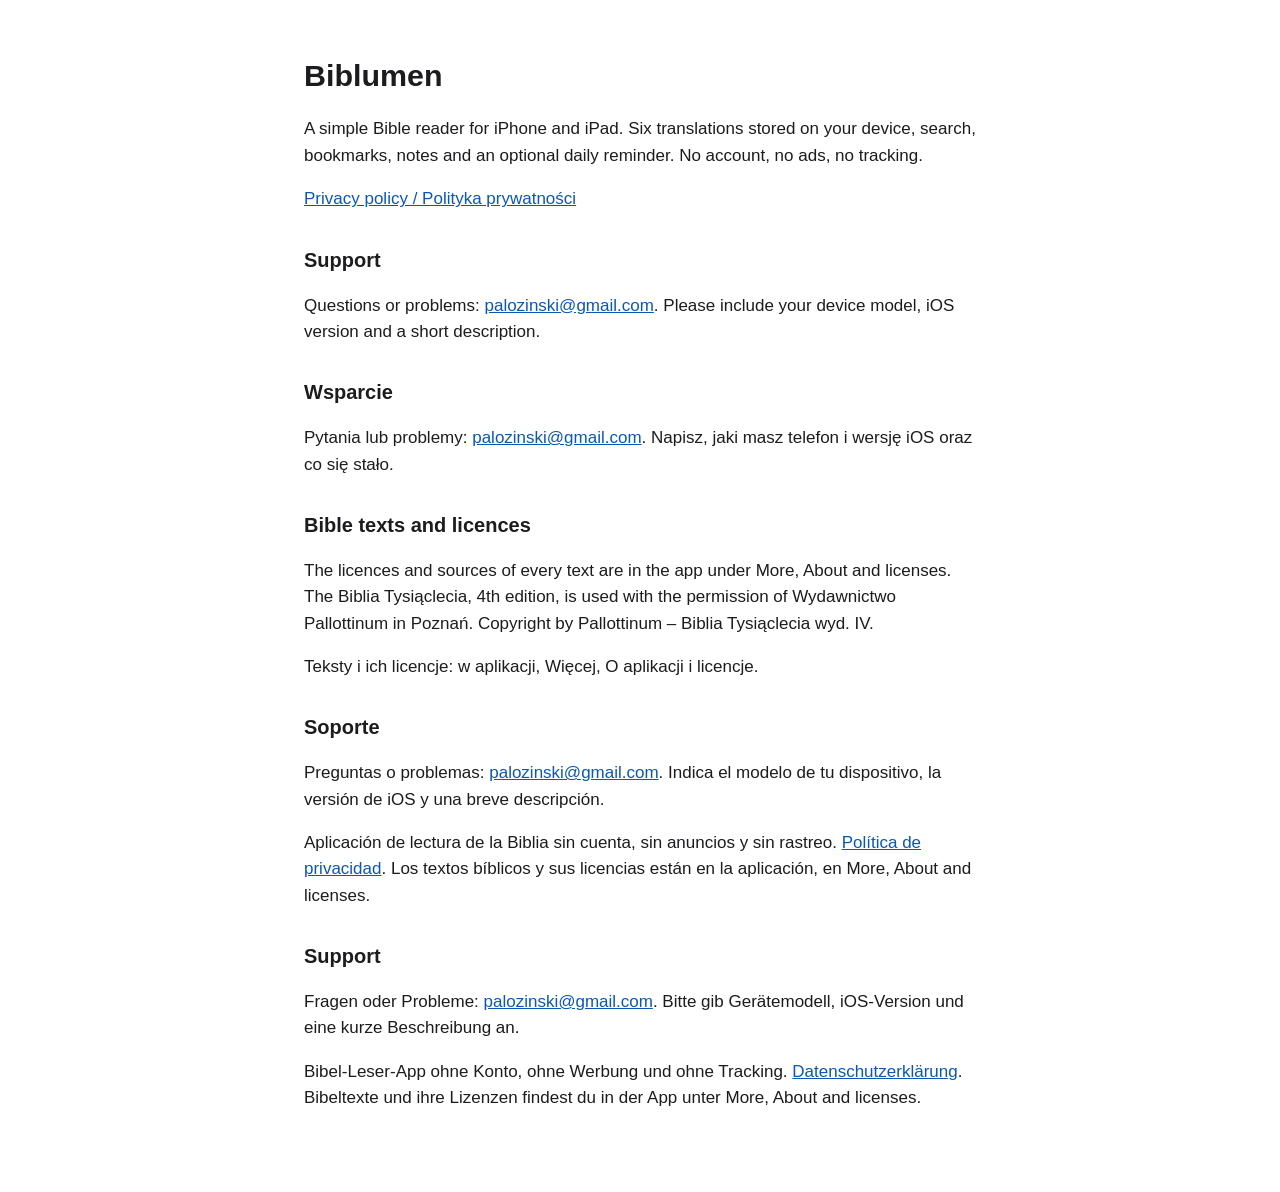
<file: index.html>
<!DOCTYPE html>
<html lang="en">
<head>
<meta charset="utf-8">
<meta name="viewport" content="width=device-width, initial-scale=1">
<title>Biblumen: Daily Bible Reader</title>
<link rel="stylesheet" href="style.css">
</head>
<body>
<main>
<h1>Biblumen</h1>
<p>A simple Bible reader for iPhone and iPad. Six translations stored on your device, search, bookmarks, notes and an optional daily reminder. No account, no ads, no tracking.</p>
<p><a href="privacy.html">Privacy policy / Polityka prywatności</a></p>

<h2>Support</h2>
<p>Questions or problems: <a href="mailto:palozinski@gmail.com">palozinski@gmail.com</a>. Please include your device model, iOS version and a short description.</p>

<h2>Wsparcie</h2>
<p>Pytania lub problemy: <a href="mailto:palozinski@gmail.com">palozinski@gmail.com</a>. Napisz, jaki masz telefon i wersję iOS oraz co się stało.</p>

<h2>Bible texts and licences</h2>
<p>The licences and sources of every text are in the app under More, About and licenses. The Biblia Tysiąclecia, 4th edition, is used with the permission of Wydawnictwo Pallottinum in Poznań. Copyright by Pallottinum – Biblia Tysiąclecia wyd. IV.</p>
<p>Teksty i ich licencje: w aplikacji, Więcej, O aplikacji i licencje.</p>
<h2>Soporte</h2>
<p>Preguntas o problemas: <a href="mailto:palozinski@gmail.com">palozinski@gmail.com</a>. Indica el modelo de tu dispositivo, la versión de iOS y una breve descripción.</p>
<p>Aplicación de lectura de la Biblia sin cuenta, sin anuncios y sin rastreo. <a href="privacy.html#es">Política de privacidad</a>. Los textos bíblicos y sus licencias están en la aplicación, en More, About and licenses.</p>

<h2>Support</h2>
<p>Fragen oder Probleme: <a href="mailto:palozinski@gmail.com">palozinski@gmail.com</a>. Bitte gib Gerätemodell, iOS-Version und eine kurze Beschreibung an.</p>
<p>Bibel-Leser-App ohne Konto, ohne Werbung und ohne Tracking. <a href="privacy.html#de">Datenschutzerklärung</a>. Bibeltexte und ihre Lizenzen findest du in der App unter More, About and licenses.</p>

</main>
</body>
</html>
</file>
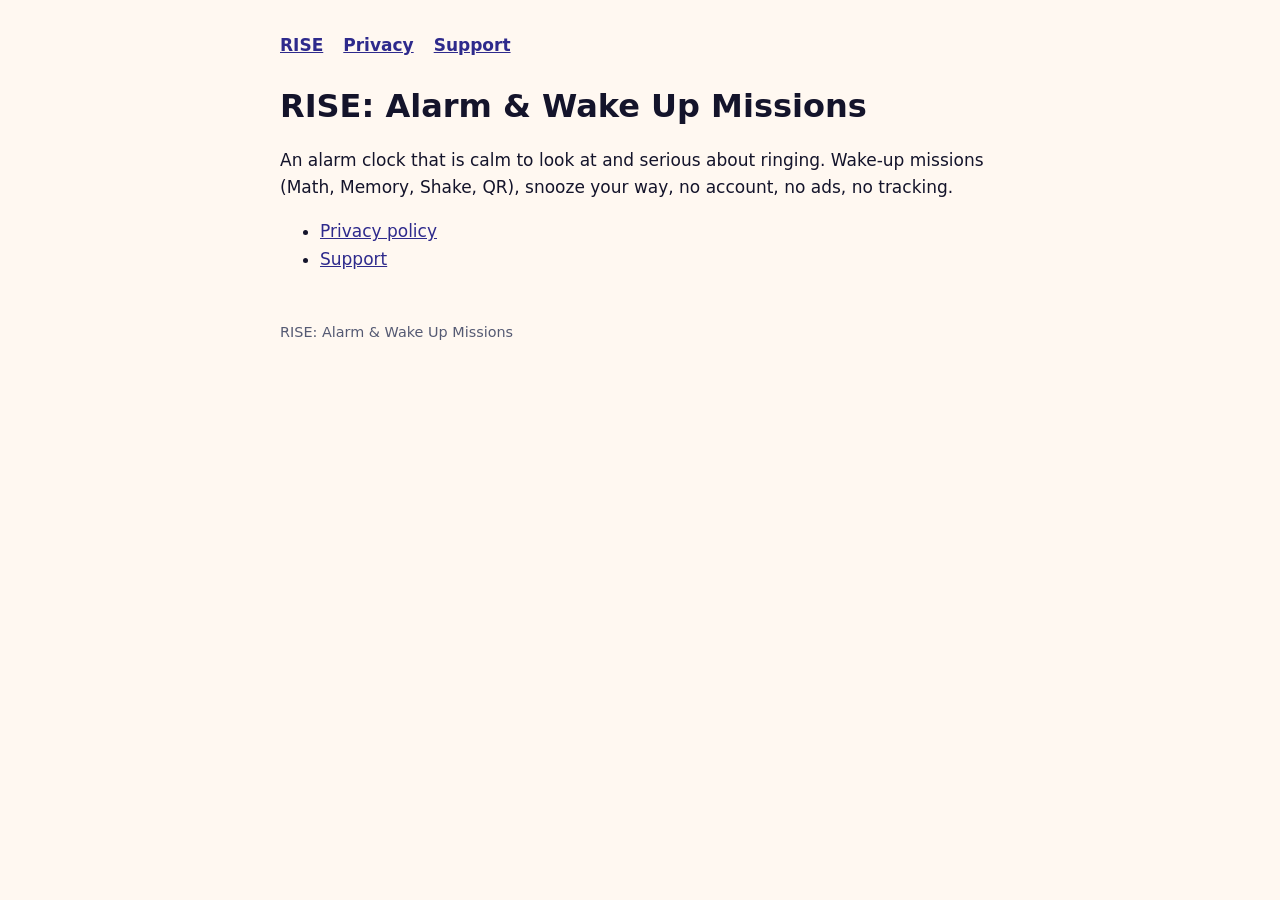
<file: rise/index.html>
<!doctype html>
<html lang="en">
<head>
<meta charset="utf-8">
<meta name="viewport" content="width=device-width, initial-scale=1">
<title>RISE: Alarm &amp; Wake Up Missions</title>
<style>
  :root { color-scheme: light dark; --bg:#fff8f1; --fg:#14142b; --muted:#555a73; --accent:#2e2a8c; --card:#fff; }
  @media (prefers-color-scheme: dark) { :root { --bg:#121426; --fg:#f0efff; --muted:#a9a6c9; --accent:#b6a7fa; --card:#1b1d38; } }
  body { margin:0; background:var(--bg); color:var(--fg); font:17px/1.6 -apple-system, system-ui, "Segoe UI", sans-serif; }
  main { max-width: 720px; margin: 0 auto; padding: 32px 20px 64px; }
  nav { display:flex; gap:20px; margin-bottom: 28px; font-weight:600; }
  a { color: var(--accent); }
  h1 { font-size: 2rem; line-height:1.2; } h2 { margin-top: 2rem; font-size: 1.3rem; }
  code { background: var(--card); padding: 1px 6px; border-radius: 6px; }
  footer { margin-top: 3rem; color: var(--muted); font-size: .9rem; }
</style>
</head>
<body>
<main>
<nav><a href="./">RISE</a><a href="./privacy/">Privacy</a><a href="./support/">Support</a></nav>
<h1>RISE: Alarm &amp; Wake Up Missions</h1>
<p>An alarm clock that is calm to look at and serious about ringing. Wake-up missions (Math, Memory, Shake, QR), snooze your way, no account, no ads, no tracking.</p>
<ul><li><a href="privacy/">Privacy policy</a></li><li><a href="support/">Support</a></li></ul>
<footer>RISE: Alarm &amp; Wake Up Missions</footer>
</main>
</body>
</html>
</file>
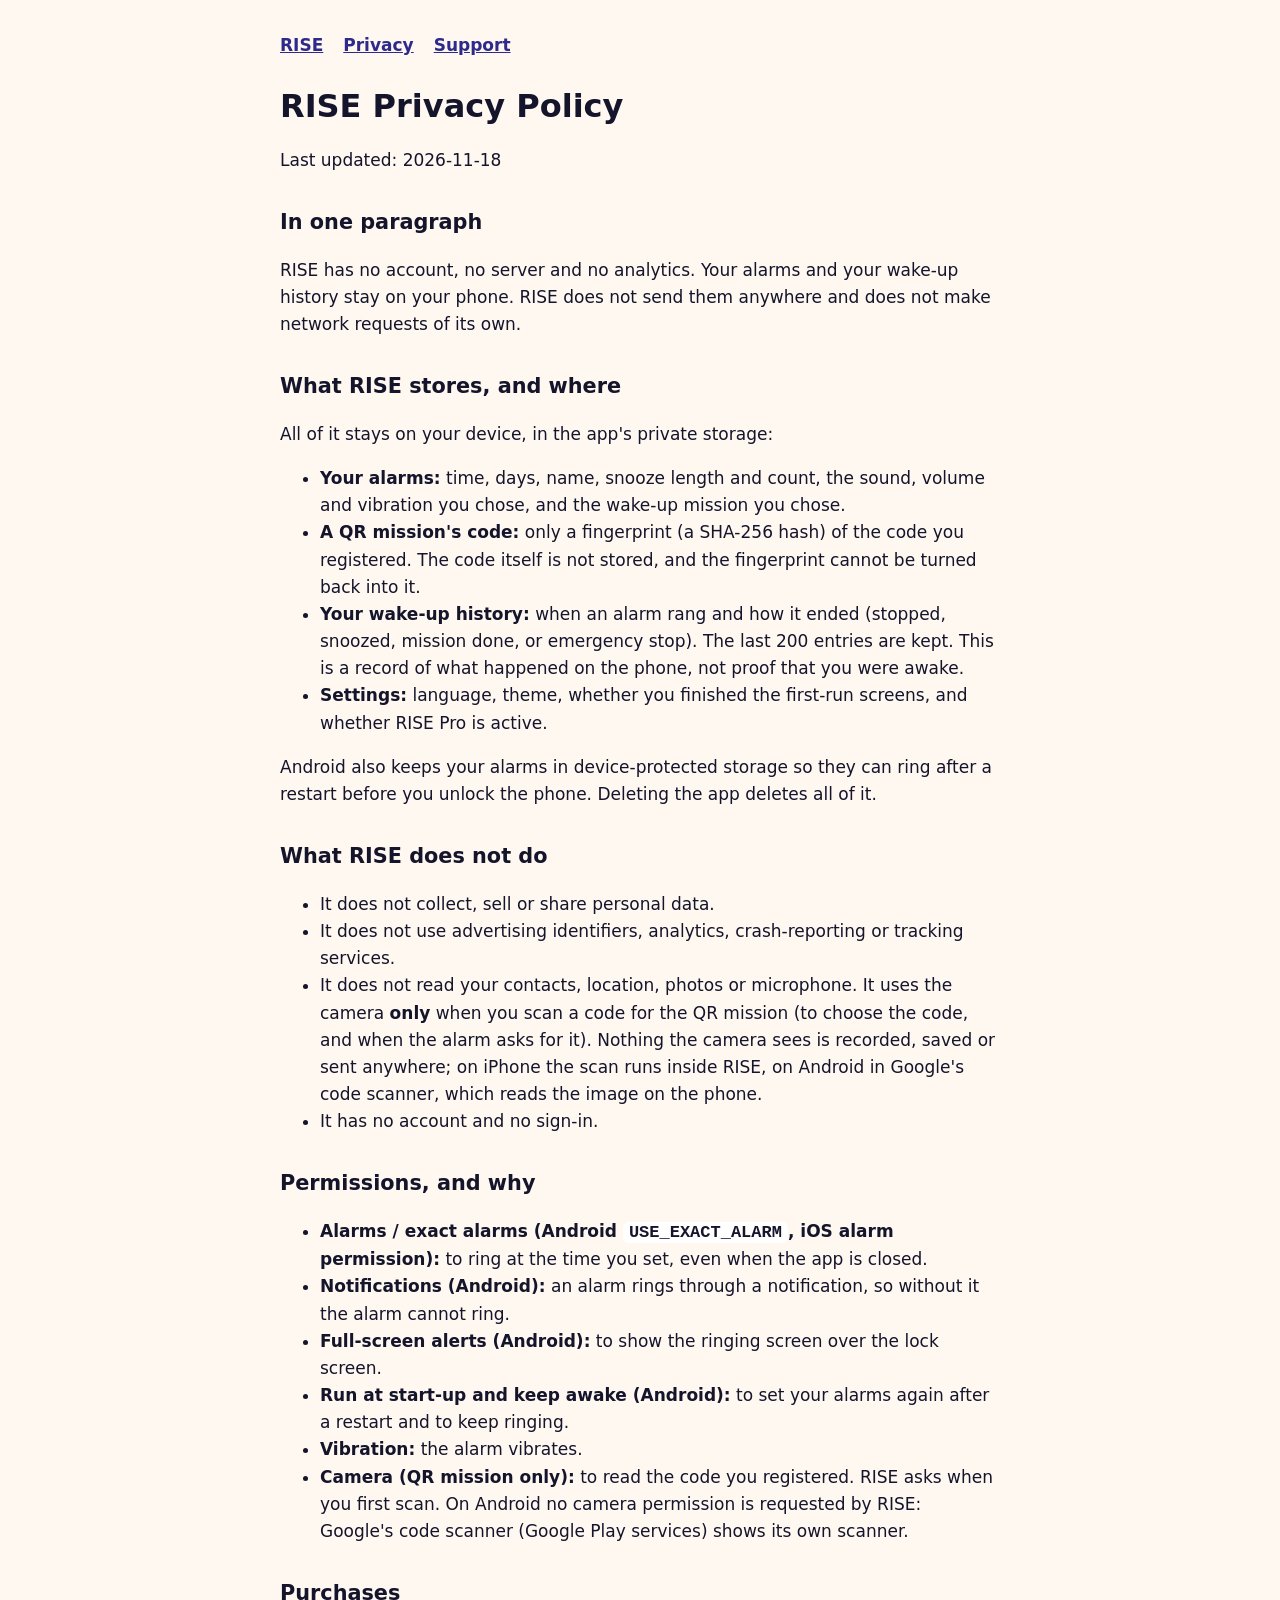
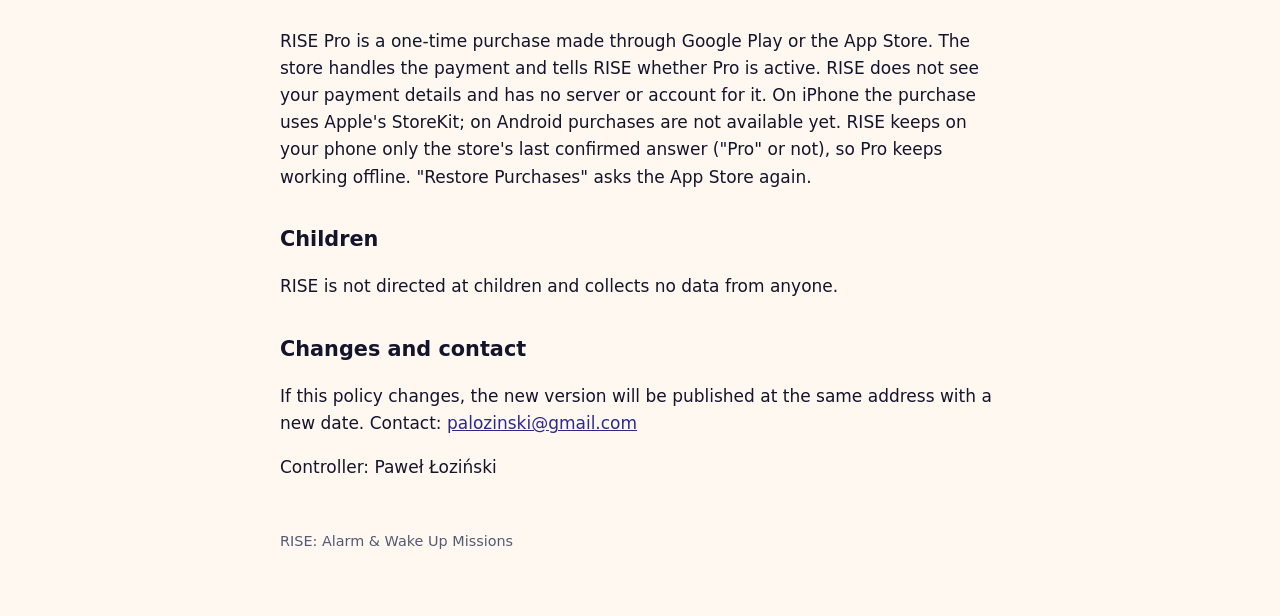
<file: rise/privacy/index.html>
<!doctype html>
<html lang="en">
<head>
<meta charset="utf-8">
<meta name="viewport" content="width=device-width, initial-scale=1">
<title>RISE: Privacy Policy</title>
<style>
  :root { color-scheme: light dark; --bg:#fff8f1; --fg:#14142b; --muted:#555a73; --accent:#2e2a8c; --card:#fff; }
  @media (prefers-color-scheme: dark) { :root { --bg:#121426; --fg:#f0efff; --muted:#a9a6c9; --accent:#b6a7fa; --card:#1b1d38; } }
  body { margin:0; background:var(--bg); color:var(--fg); font:17px/1.6 -apple-system, system-ui, "Segoe UI", sans-serif; }
  main { max-width: 720px; margin: 0 auto; padding: 32px 20px 64px; }
  nav { display:flex; gap:20px; margin-bottom: 28px; font-weight:600; }
  a { color: var(--accent); }
  h1 { font-size: 2rem; line-height:1.2; } h2 { margin-top: 2rem; font-size: 1.3rem; }
  code { background: var(--card); padding: 1px 6px; border-radius: 6px; }
  footer { margin-top: 3rem; color: var(--muted); font-size: .9rem; }
</style>
</head>
<body>
<main>
<nav><a href="../">RISE</a><a href="../privacy/">Privacy</a><a href="../support/">Support</a></nav>
<h1>RISE Privacy Policy</h1>
<p>Last updated: 2026-11-18</p>
<h2>In one paragraph</h2>
<p>RISE has no account, no server and no analytics. Your alarms and your wake-up history stay on your phone. RISE does not send them anywhere and does not make network requests of its own.</p>
<h2>What RISE stores, and where</h2>
<p>All of it stays on your device, in the app's private storage:</p>
<ul><li><strong>Your alarms:</strong> time, days, name, snooze length and count, the sound, volume and vibration you chose, and the wake-up mission you chose.</li><li><strong>A QR mission's code:</strong> only a fingerprint (a SHA-256 hash) of the code you registered. The code itself is not stored, and the fingerprint cannot be turned back into it.</li><li><strong>Your wake-up history:</strong> when an alarm rang and how it ended (stopped, snoozed, mission done, or emergency stop). The last 200 entries are kept. This is a record of what happened on the phone, not proof that you were awake.</li><li><strong>Settings:</strong> language, theme, whether you finished the first-run screens, and whether RISE Pro is active.</li></ul>
<p>Android also keeps your alarms in device-protected storage so they can ring after a restart before you unlock the phone. Deleting the app deletes all of it.</p>
<h2>What RISE does not do</h2>
<ul><li>It does not collect, sell or share personal data.</li><li>It does not use advertising identifiers, analytics, crash-reporting or tracking services.</li><li>It does not read your contacts, location, photos or microphone. It uses the camera <strong>only</strong> when you scan a code for the QR mission (to choose the code, and when the alarm asks for it). Nothing the camera sees is recorded, saved or sent anywhere; on iPhone the scan runs inside RISE, on Android in Google's code scanner, which reads the image on the phone.</li><li>It has no account and no sign-in.</li></ul>
<h2>Permissions, and why</h2>
<ul><li><strong>Alarms / exact alarms (Android <code>USE_EXACT_ALARM</code>, iOS alarm permission):</strong> to ring at the time you set, even when the app is closed.</li><li><strong>Notifications (Android):</strong> an alarm rings through a notification, so without it the alarm cannot ring.</li><li><strong>Full-screen alerts (Android):</strong> to show the ringing screen over the lock screen.</li><li><strong>Run at start-up and keep awake (Android):</strong> to set your alarms again after a restart and to keep ringing.</li><li><strong>Vibration:</strong> the alarm vibrates.</li><li><strong>Camera (QR mission only):</strong> to read the code you registered. RISE asks when you first scan. On Android no camera permission is requested by RISE: Google's code scanner (Google Play services) shows its own scanner.</li></ul>
<h2>Purchases</h2>
<p>RISE Pro is a one-time purchase made through Google Play or the App Store. The store handles the payment and tells RISE whether Pro is active. RISE does not see your payment details and has no server or account for it. On iPhone the purchase uses Apple's StoreKit; on Android purchases are not available yet. RISE keeps on your phone only the store's last confirmed answer ("Pro" or not), so Pro keeps working offline. "Restore Purchases" asks the App Store again.</p>
<h2>Children</h2>
<p>RISE is not directed at children and collects no data from anyone.</p>
<h2>Changes and contact</h2>
<p>If this policy changes, the new version will be published at the same address with a new date. Contact: <a href="mailto:palozinski@gmail.com">palozinski@gmail.com</a></p>
<p>Controller: Paweł Łoziński</p>
<footer>RISE: Alarm &amp; Wake Up Missions</footer>
</main>
</body>
</html>
</file>
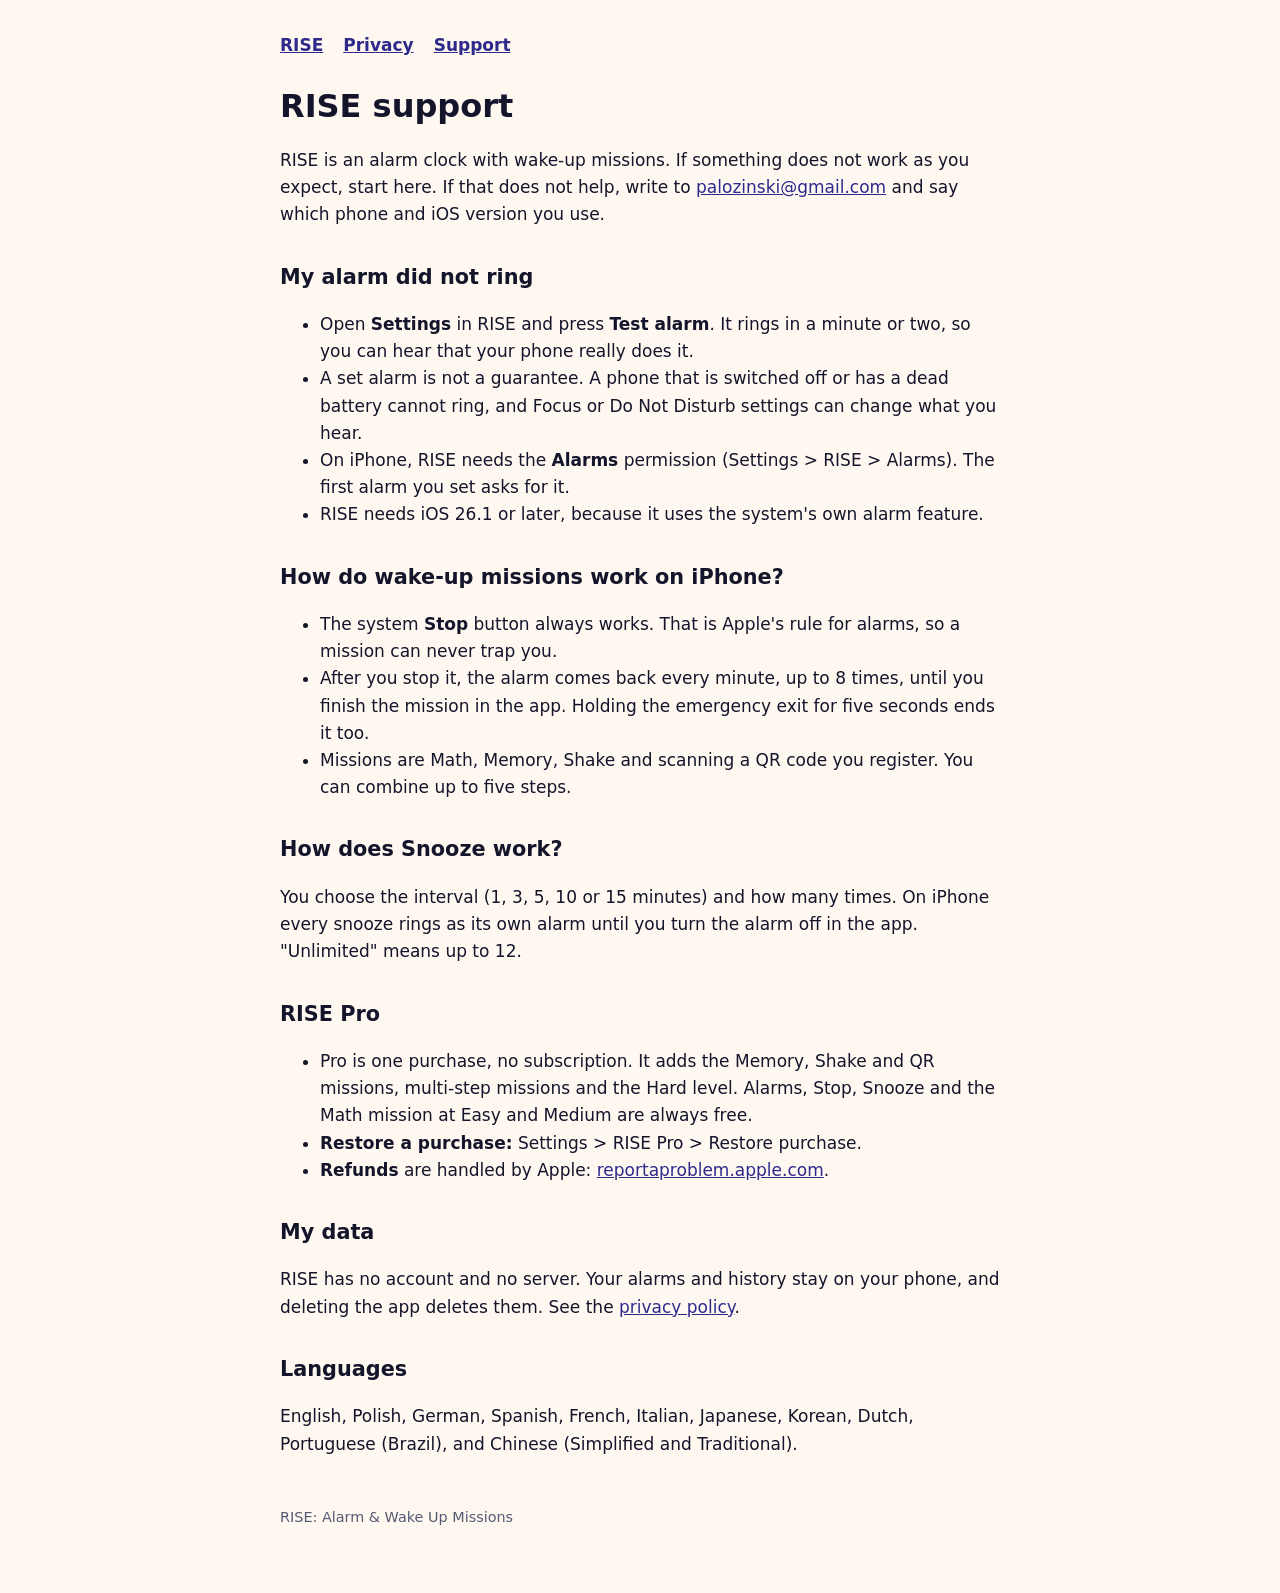
<file: rise/support/index.html>
<!doctype html>
<html lang="en">
<head>
<meta charset="utf-8">
<meta name="viewport" content="width=device-width, initial-scale=1">
<title>RISE: Support</title>
<style>
  :root { color-scheme: light dark; --bg:#fff8f1; --fg:#14142b; --muted:#555a73; --accent:#2e2a8c; --card:#fff; }
  @media (prefers-color-scheme: dark) { :root { --bg:#121426; --fg:#f0efff; --muted:#a9a6c9; --accent:#b6a7fa; --card:#1b1d38; } }
  body { margin:0; background:var(--bg); color:var(--fg); font:17px/1.6 -apple-system, system-ui, "Segoe UI", sans-serif; }
  main { max-width: 720px; margin: 0 auto; padding: 32px 20px 64px; }
  nav { display:flex; gap:20px; margin-bottom: 28px; font-weight:600; }
  a { color: var(--accent); }
  h1 { font-size: 2rem; line-height:1.2; } h2 { margin-top: 2rem; font-size: 1.3rem; }
  code { background: var(--card); padding: 1px 6px; border-radius: 6px; }
  footer { margin-top: 3rem; color: var(--muted); font-size: .9rem; }
</style>
</head>
<body>
<main>
<nav><a href="../">RISE</a><a href="../privacy/">Privacy</a><a href="../support/">Support</a></nav>
<h1>RISE support</h1>
<p>RISE is an alarm clock with wake-up missions. If something does not work as you expect, start here. If that does not help, write to <a href="mailto:palozinski@gmail.com">palozinski@gmail.com</a> and say which phone and iOS version you use.</p>
<h2>My alarm did not ring</h2>
<ul><li>Open <strong>Settings</strong> in RISE and press <strong>Test alarm</strong>. It rings in a minute or two, so you can hear that your phone really does it.</li><li>A set alarm is not a guarantee. A phone that is switched off or has a dead battery cannot ring, and Focus or Do Not Disturb settings can change what you hear.</li><li>On iPhone, RISE needs the <strong>Alarms</strong> permission (Settings &gt; RISE &gt; Alarms). The first alarm you set asks for it.</li><li>RISE needs iOS 26.1 or later, because it uses the system's own alarm feature.</li></ul>
<h2>How do wake-up missions work on iPhone?</h2>
<ul><li>The system <strong>Stop</strong> button always works. That is Apple's rule for alarms, so a mission can never trap you.</li><li>After you stop it, the alarm comes back every minute, up to 8 times, until you finish the mission in the app. Holding the emergency exit for five seconds ends it too.</li><li>Missions are Math, Memory, Shake and scanning a QR code you register. You can combine up to five steps.</li></ul>
<h2>How does Snooze work?</h2>
<p>You choose the interval (1, 3, 5, 10 or 15 minutes) and how many times. On iPhone every snooze rings as its own alarm until you turn the alarm off in the app. "Unlimited" means up to 12.</p>
<h2>RISE Pro</h2>
<ul><li>Pro is one purchase, no subscription. It adds the Memory, Shake and QR missions, multi-step missions and the Hard level. Alarms, Stop, Snooze and the Math mission at Easy and Medium are always free.</li><li><strong>Restore a purchase:</strong> Settings &gt; RISE Pro &gt; Restore purchase.</li><li><strong>Refunds</strong> are handled by Apple: <a href="https://reportaproblem.apple.com">reportaproblem.apple.com</a>.</li></ul>
<h2>My data</h2>
<p>RISE has no account and no server. Your alarms and history stay on your phone, and deleting the app deletes them. See the <a href="../privacy/">privacy policy</a>.</p>
<h2>Languages</h2>
<p>English, Polish, German, Spanish, French, Italian, Japanese, Korean, Dutch, Portuguese (Brazil), and Chinese (Simplified and Traditional).</p>
<footer>RISE: Alarm &amp; Wake Up Missions</footer>
</main>
</body>
</html>
</file>
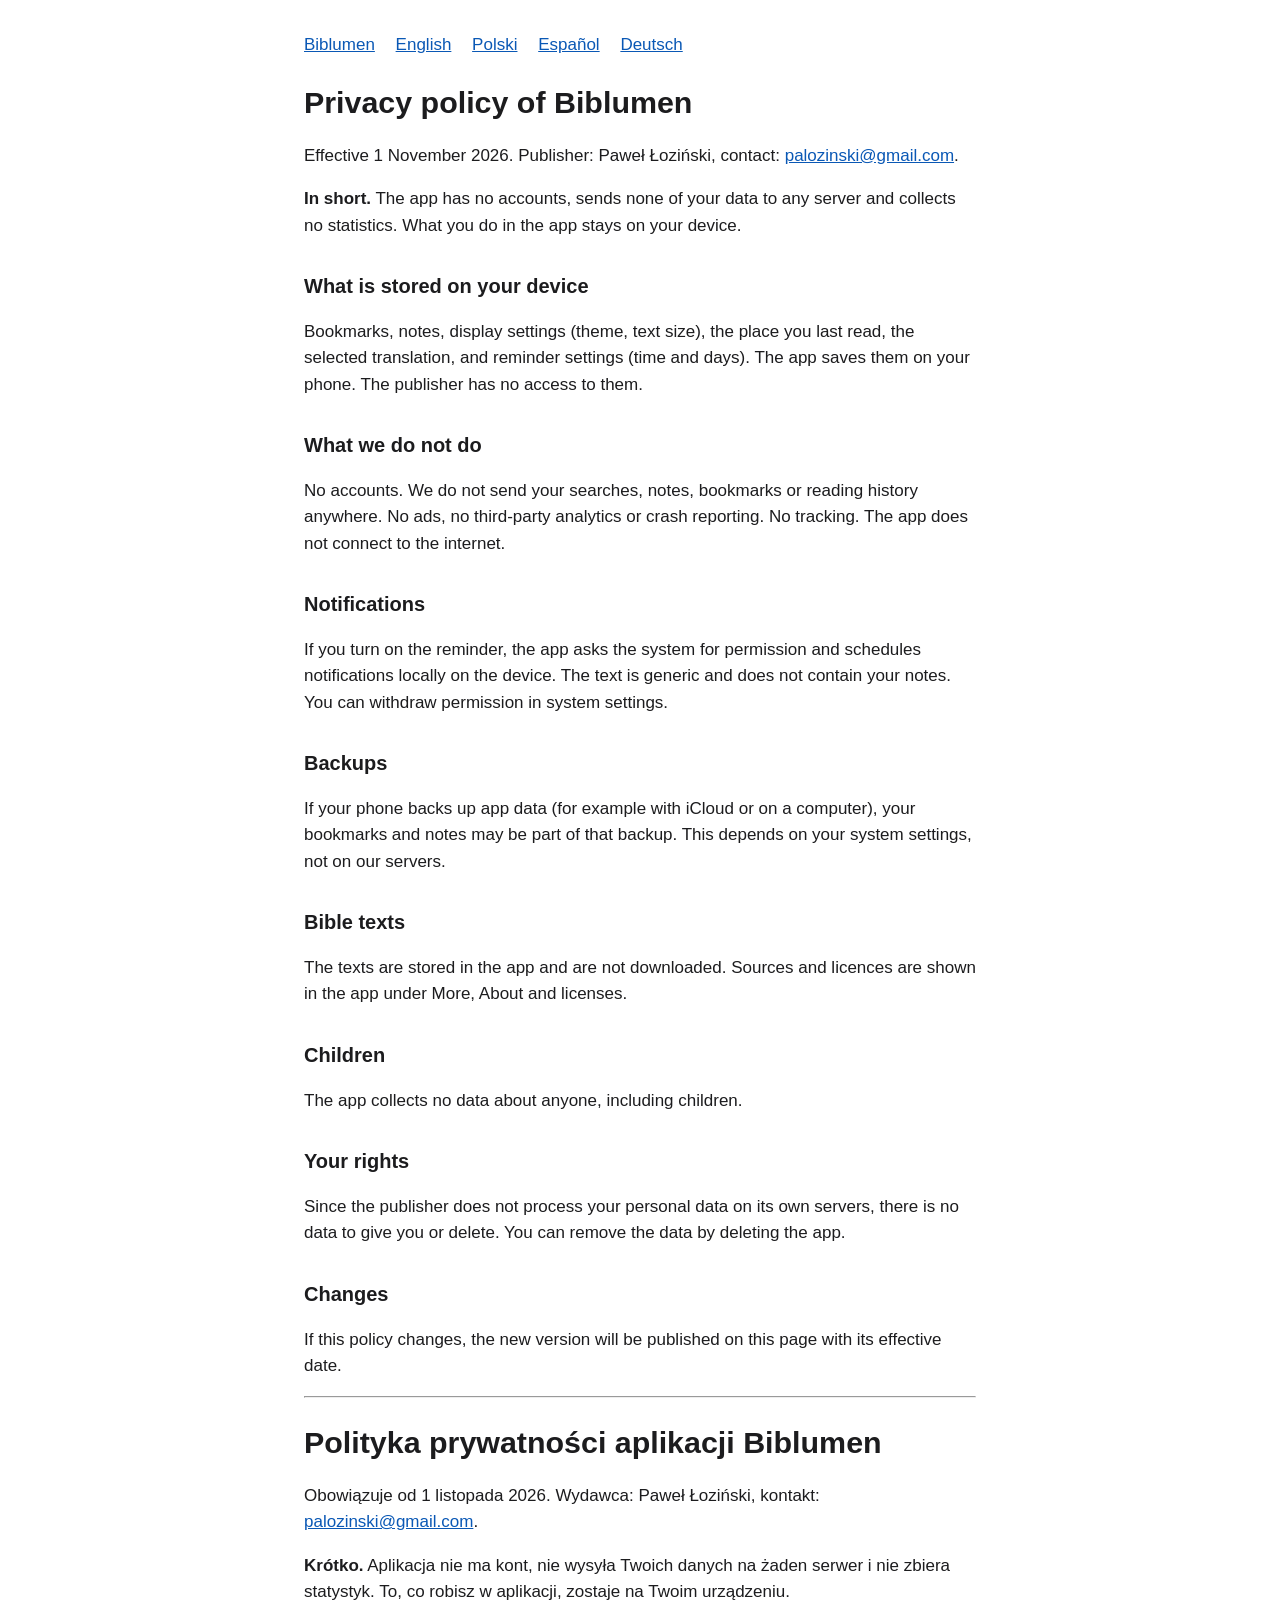
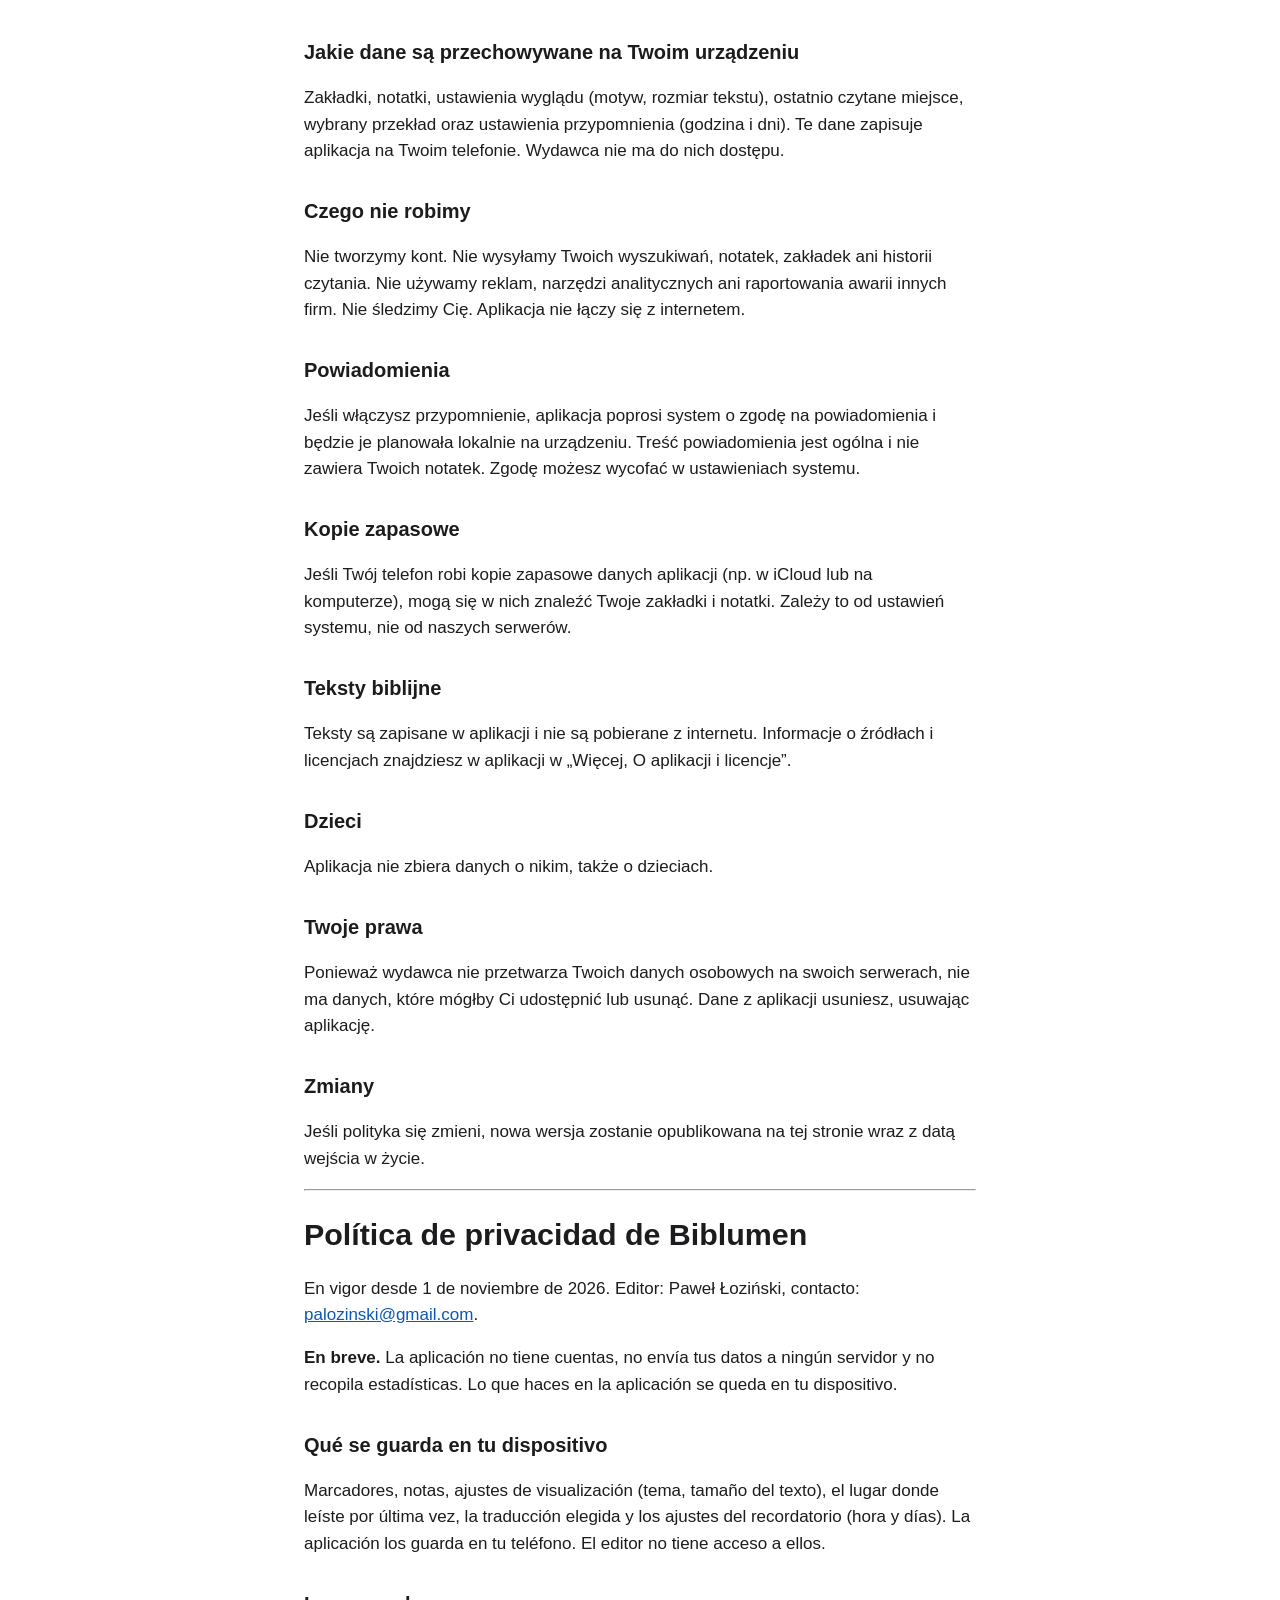
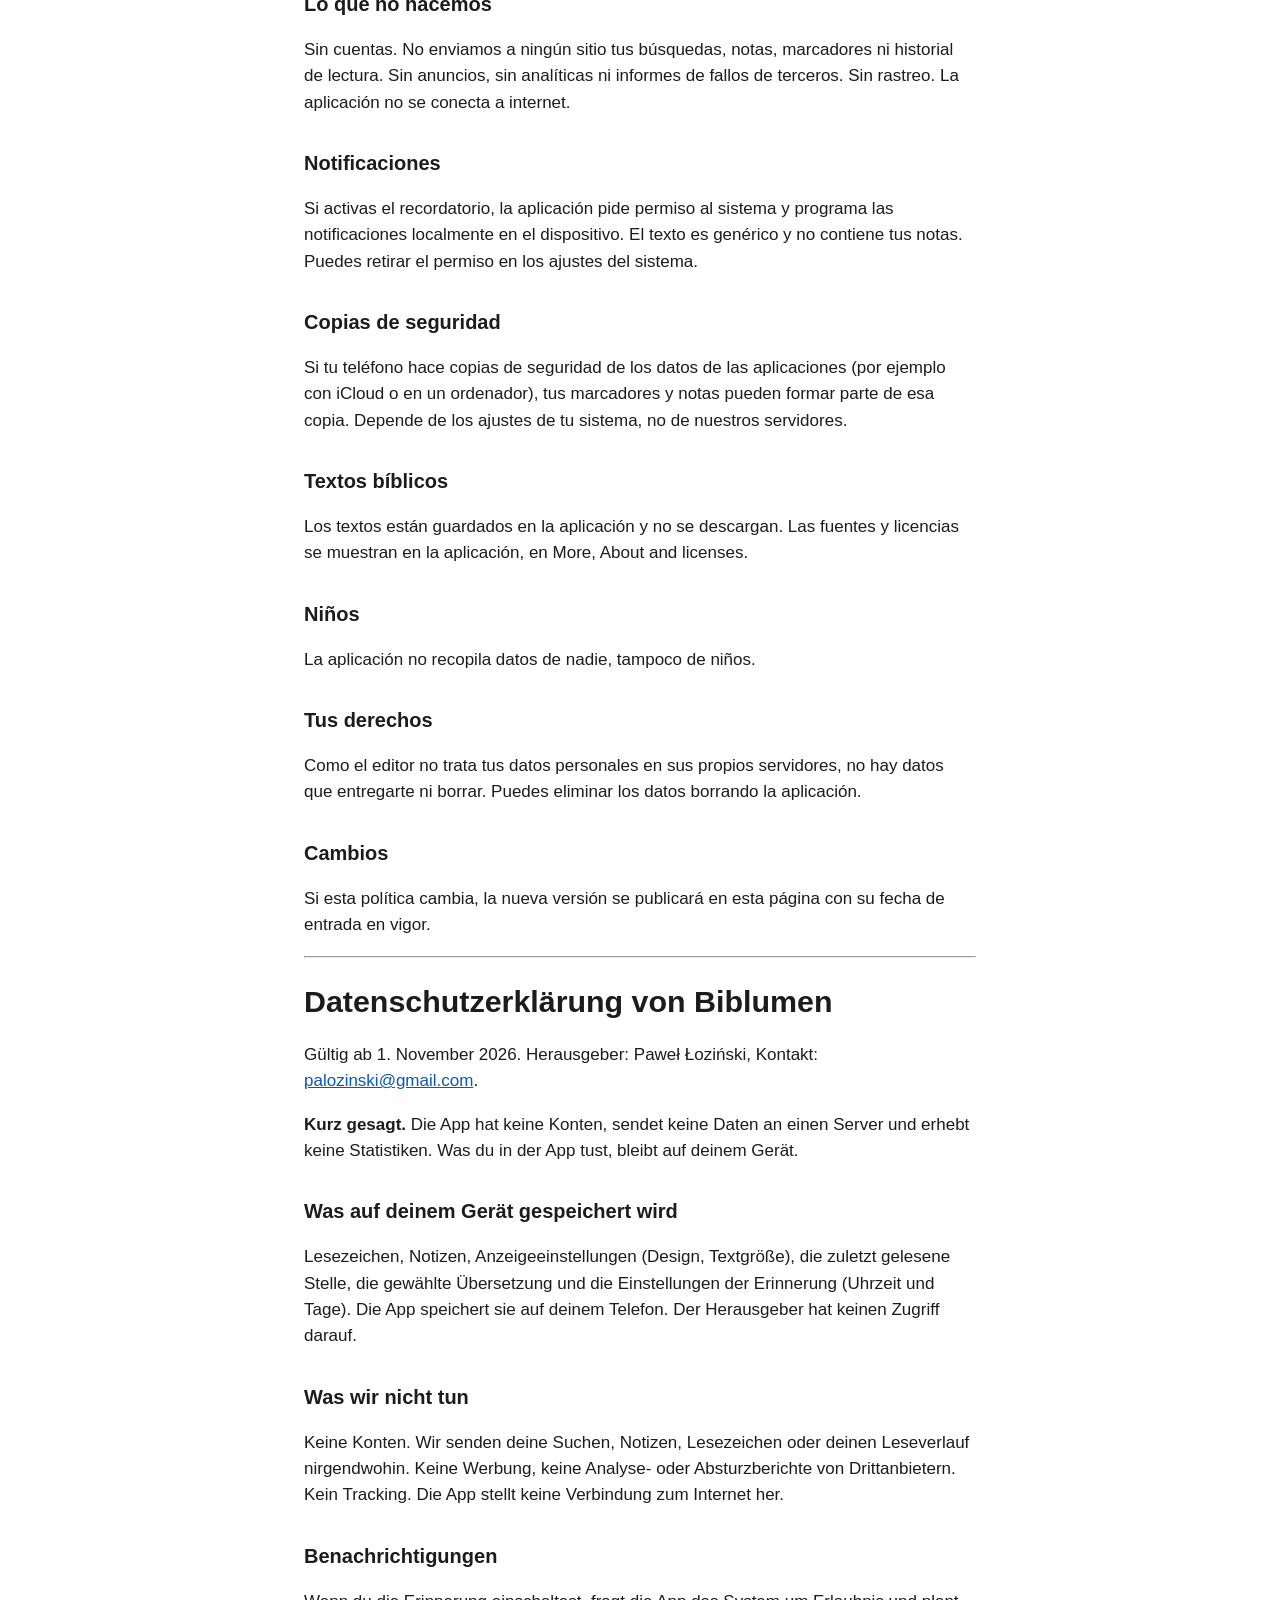
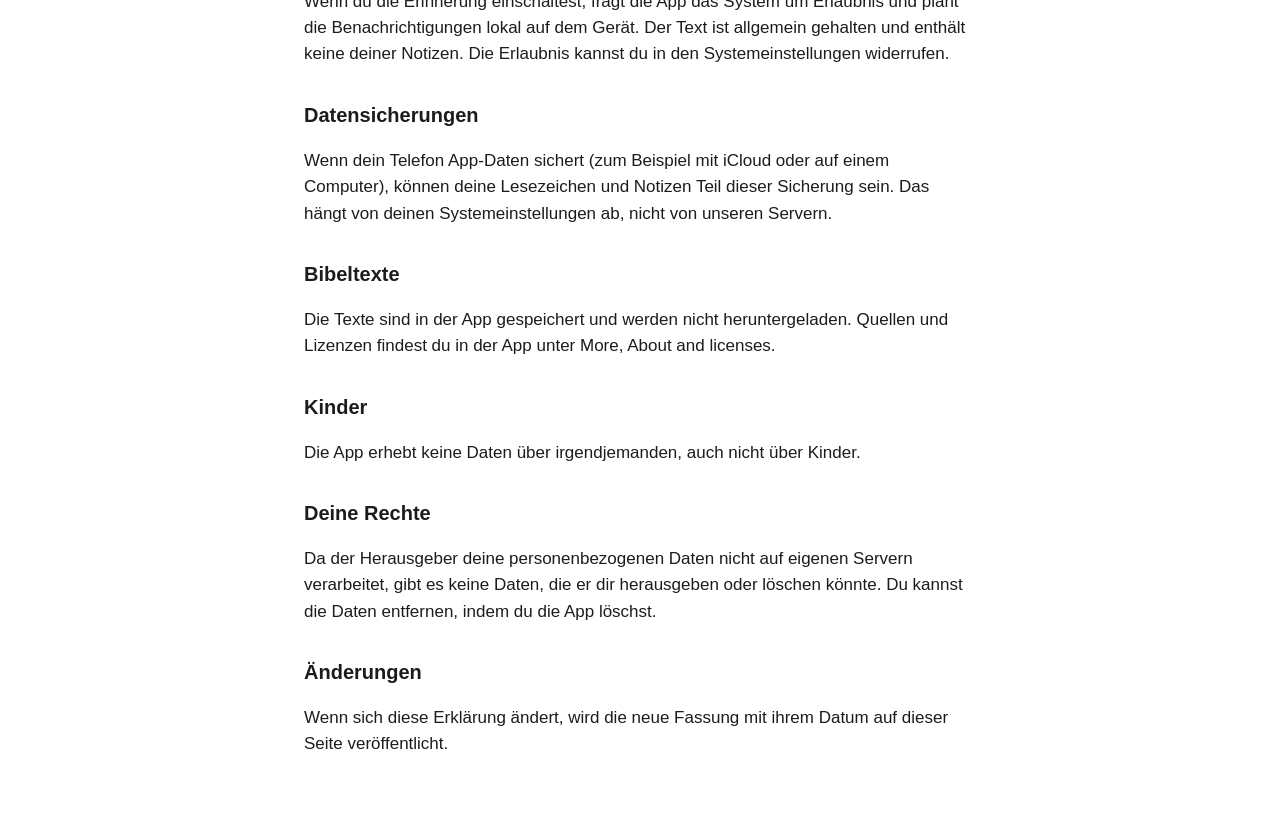
<file: privacy.html>
<!DOCTYPE html>
<html lang="en">
<head>
<meta charset="utf-8">
<meta name="viewport" content="width=device-width, initial-scale=1">
<title>Biblumen: privacy policy / polityka prywatności</title>
<link rel="stylesheet" href="style.css">
</head>
<body>
<main>
<nav><a href="index.html">Biblumen</a> <a href="#en">English</a> <a href="#pl">Polski</a> <a href="#es">Español</a> <a href="#de">Deutsch</a></nav>
<h1 id="en">Privacy policy of Biblumen</h1>
<p>Effective 1 November 2026. Publisher: Paweł Łoziński, contact: <a href="mailto:palozinski@gmail.com">palozinski@gmail.com</a>.</p>
<p><strong>In short.</strong> The app has no accounts, sends none of your data to any server and collects no statistics. What you do in the app stays on your device.</p>
<h2>What is stored on your device</h2>
<p>Bookmarks, notes, display settings (theme, text size), the place you last read, the selected translation, and reminder settings (time and days). The app saves them on your phone. The publisher has no access to them.</p>
<h2>What we do not do</h2>
<p>No accounts. We do not send your searches, notes, bookmarks or reading history anywhere. No ads, no third-party analytics or crash reporting. No tracking. The app does not connect to the internet.</p>
<h2>Notifications</h2>
<p>If you turn on the reminder, the app asks the system for permission and schedules notifications locally on the device. The text is generic and does not contain your notes. You can withdraw permission in system settings.</p>
<h2>Backups</h2>
<p>If your phone backs up app data (for example with iCloud or on a computer), your bookmarks and notes may be part of that backup. This depends on your system settings, not on our servers.</p>
<h2>Bible texts</h2>
<p>The texts are stored in the app and are not downloaded. Sources and licences are shown in the app under More, About and licenses.</p>
<h2>Children</h2>
<p>The app collects no data about anyone, including children.</p>
<h2>Your rights</h2>
<p>Since the publisher does not process your personal data on its own servers, there is no data to give you or delete. You can remove the data by deleting the app.</p>
<h2>Changes</h2>
<p>If this policy changes, the new version will be published on this page with its effective date.</p>

<hr>

<h1 id="pl">Polityka prywatności aplikacji Biblumen</h1>
<p>Obowiązuje od 1 listopada 2026. Wydawca: Paweł Łoziński, kontakt: <a href="mailto:palozinski@gmail.com">palozinski@gmail.com</a>.</p>
<p><strong>Krótko.</strong> Aplikacja nie ma kont, nie wysyła Twoich danych na żaden serwer i nie zbiera statystyk. To, co robisz w aplikacji, zostaje na Twoim urządzeniu.</p>
<h2>Jakie dane są przechowywane na Twoim urządzeniu</h2>
<p>Zakładki, notatki, ustawienia wyglądu (motyw, rozmiar tekstu), ostatnio czytane miejsce, wybrany przekład oraz ustawienia przypomnienia (godzina i dni). Te dane zapisuje aplikacja na Twoim telefonie. Wydawca nie ma do nich dostępu.</p>
<h2>Czego nie robimy</h2>
<p>Nie tworzymy kont. Nie wysyłamy Twoich wyszukiwań, notatek, zakładek ani historii czytania. Nie używamy reklam, narzędzi analitycznych ani raportowania awarii innych firm. Nie śledzimy Cię. Aplikacja nie łączy się z internetem.</p>
<h2>Powiadomienia</h2>
<p>Jeśli włączysz przypomnienie, aplikacja poprosi system o zgodę na powiadomienia i będzie je planowała lokalnie na urządzeniu. Treść powiadomienia jest ogólna i nie zawiera Twoich notatek. Zgodę możesz wycofać w ustawieniach systemu.</p>
<h2>Kopie zapasowe</h2>
<p>Jeśli Twój telefon robi kopie zapasowe danych aplikacji (np. w iCloud lub na komputerze), mogą się w nich znaleźć Twoje zakładki i notatki. Zależy to od ustawień systemu, nie od naszych serwerów.</p>
<h2>Teksty biblijne</h2>
<p>Teksty są zapisane w aplikacji i nie są pobierane z internetu. Informacje o źródłach i licencjach znajdziesz w aplikacji w „Więcej, O aplikacji i licencje”.</p>
<h2>Dzieci</h2>
<p>Aplikacja nie zbiera danych o nikim, także o dzieciach.</p>
<h2>Twoje prawa</h2>
<p>Ponieważ wydawca nie przetwarza Twoich danych osobowych na swoich serwerach, nie ma danych, które mógłby Ci udostępnić lub usunąć. Dane z aplikacji usuniesz, usuwając aplikację.</p>
<h2>Zmiany</h2>
<p>Jeśli polityka się zmieni, nowa wersja zostanie opublikowana na tej stronie wraz z datą wejścia w życie.</p>
<hr>

<h1 id="es">Política de privacidad de Biblumen</h1>
<p>En vigor desde 1 de noviembre de 2026. Editor: Paweł Łoziński, contacto: <a href="mailto:palozinski@gmail.com">palozinski@gmail.com</a>.</p>
<p><strong>En breve.</strong> La aplicación no tiene cuentas, no envía tus datos a ningún servidor y no recopila estadísticas. Lo que haces en la aplicación se queda en tu dispositivo.</p>
<h2>Qué se guarda en tu dispositivo</h2>
<p>Marcadores, notas, ajustes de visualización (tema, tamaño del texto), el lugar donde leíste por última vez, la traducción elegida y los ajustes del recordatorio (hora y días). La aplicación los guarda en tu teléfono. El editor no tiene acceso a ellos.</p>
<h2>Lo que no hacemos</h2>
<p>Sin cuentas. No enviamos a ningún sitio tus búsquedas, notas, marcadores ni historial de lectura. Sin anuncios, sin analíticas ni informes de fallos de terceros. Sin rastreo. La aplicación no se conecta a internet.</p>
<h2>Notificaciones</h2>
<p>Si activas el recordatorio, la aplicación pide permiso al sistema y programa las notificaciones localmente en el dispositivo. El texto es genérico y no contiene tus notas. Puedes retirar el permiso en los ajustes del sistema.</p>
<h2>Copias de seguridad</h2>
<p>Si tu teléfono hace copias de seguridad de los datos de las aplicaciones (por ejemplo con iCloud o en un ordenador), tus marcadores y notas pueden formar parte de esa copia. Depende de los ajustes de tu sistema, no de nuestros servidores.</p>
<h2>Textos bíblicos</h2>
<p>Los textos están guardados en la aplicación y no se descargan. Las fuentes y licencias se muestran en la aplicación, en More, About and licenses.</p>
<h2>Niños</h2>
<p>La aplicación no recopila datos de nadie, tampoco de niños.</p>
<h2>Tus derechos</h2>
<p>Como el editor no trata tus datos personales en sus propios servidores, no hay datos que entregarte ni borrar. Puedes eliminar los datos borrando la aplicación.</p>
<h2>Cambios</h2>
<p>Si esta política cambia, la nueva versión se publicará en esta página con su fecha de entrada en vigor.</p>

<hr>

<h1 id="de">Datenschutzerklärung von Biblumen</h1>
<p>Gültig ab 1. November 2026. Herausgeber: Paweł Łoziński, Kontakt: <a href="mailto:palozinski@gmail.com">palozinski@gmail.com</a>.</p>
<p><strong>Kurz gesagt.</strong> Die App hat keine Konten, sendet keine Daten an einen Server und erhebt keine Statistiken. Was du in der App tust, bleibt auf deinem Gerät.</p>
<h2>Was auf deinem Gerät gespeichert wird</h2>
<p>Lesezeichen, Notizen, Anzeigeeinstellungen (Design, Textgröße), die zuletzt gelesene Stelle, die gewählte Übersetzung und die Einstellungen der Erinnerung (Uhrzeit und Tage). Die App speichert sie auf deinem Telefon. Der Herausgeber hat keinen Zugriff darauf.</p>
<h2>Was wir nicht tun</h2>
<p>Keine Konten. Wir senden deine Suchen, Notizen, Lesezeichen oder deinen Leseverlauf nirgendwohin. Keine Werbung, keine Analyse- oder Absturzberichte von Drittanbietern. Kein Tracking. Die App stellt keine Verbindung zum Internet her.</p>
<h2>Benachrichtigungen</h2>
<p>Wenn du die Erinnerung einschaltest, fragt die App das System um Erlaubnis und plant die Benachrichtigungen lokal auf dem Gerät. Der Text ist allgemein gehalten und enthält keine deiner Notizen. Die Erlaubnis kannst du in den Systemeinstellungen widerrufen.</p>
<h2>Datensicherungen</h2>
<p>Wenn dein Telefon App-Daten sichert (zum Beispiel mit iCloud oder auf einem Computer), können deine Lesezeichen und Notizen Teil dieser Sicherung sein. Das hängt von deinen Systemeinstellungen ab, nicht von unseren Servern.</p>
<h2>Bibeltexte</h2>
<p>Die Texte sind in der App gespeichert und werden nicht heruntergeladen. Quellen und Lizenzen findest du in der App unter More, About and licenses.</p>
<h2>Kinder</h2>
<p>Die App erhebt keine Daten über irgendjemanden, auch nicht über Kinder.</p>
<h2>Deine Rechte</h2>
<p>Da der Herausgeber deine personenbezogenen Daten nicht auf eigenen Servern verarbeitet, gibt es keine Daten, die er dir herausgeben oder löschen könnte. Du kannst die Daten entfernen, indem du die App löschst.</p>
<h2>Änderungen</h2>
<p>Wenn sich diese Erklärung ändert, wird die neue Fassung mit ihrem Datum auf dieser Seite veröffentlicht.</p>

</main>
</body>
</html>
</file>
<file: style.css>
body { font: 17px/1.55 -apple-system, "Segoe UI", Roboto, Helvetica, Arial, sans-serif; color: #1c1c1e; background: #fff; margin: 0; }
main { max-width: 42rem; margin: 0 auto; padding: 2rem 1.25rem 4rem; }
h1 { font-size: 1.9rem; margin-bottom: .2rem; }
h2 { font-size: 1.25rem; margin-top: 2rem; }
a { color: #0a58b5; }
.note { background: #fff4d6; border: 1px solid #e0b84a; padding: .75rem 1rem; border-radius: .5rem; }
nav a { margin-right: 1rem; }
@media (prefers-color-scheme: dark) { body { color: #f2f2f7; background: #000; } a { color: #9ccfff; } .note { background: #3a3000; border-color: #8a7000; color: #fff; } }
</file>
